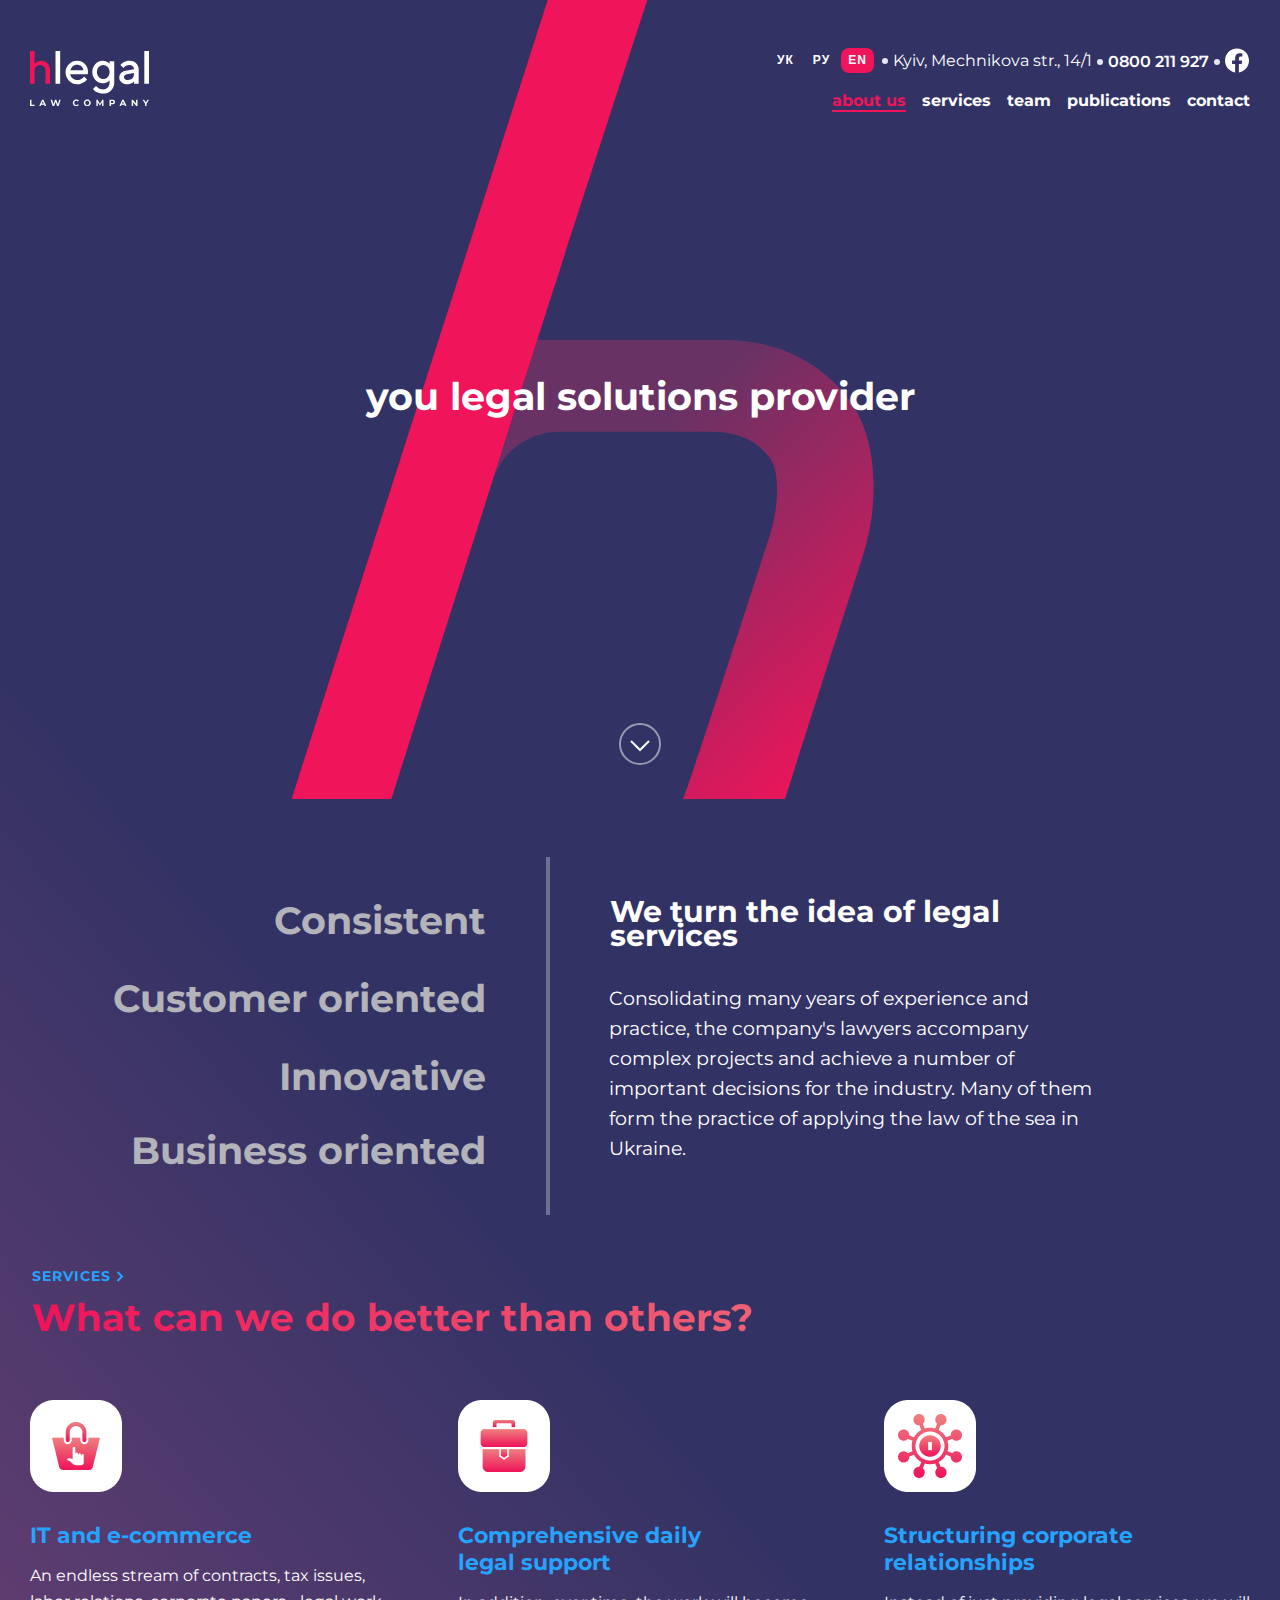
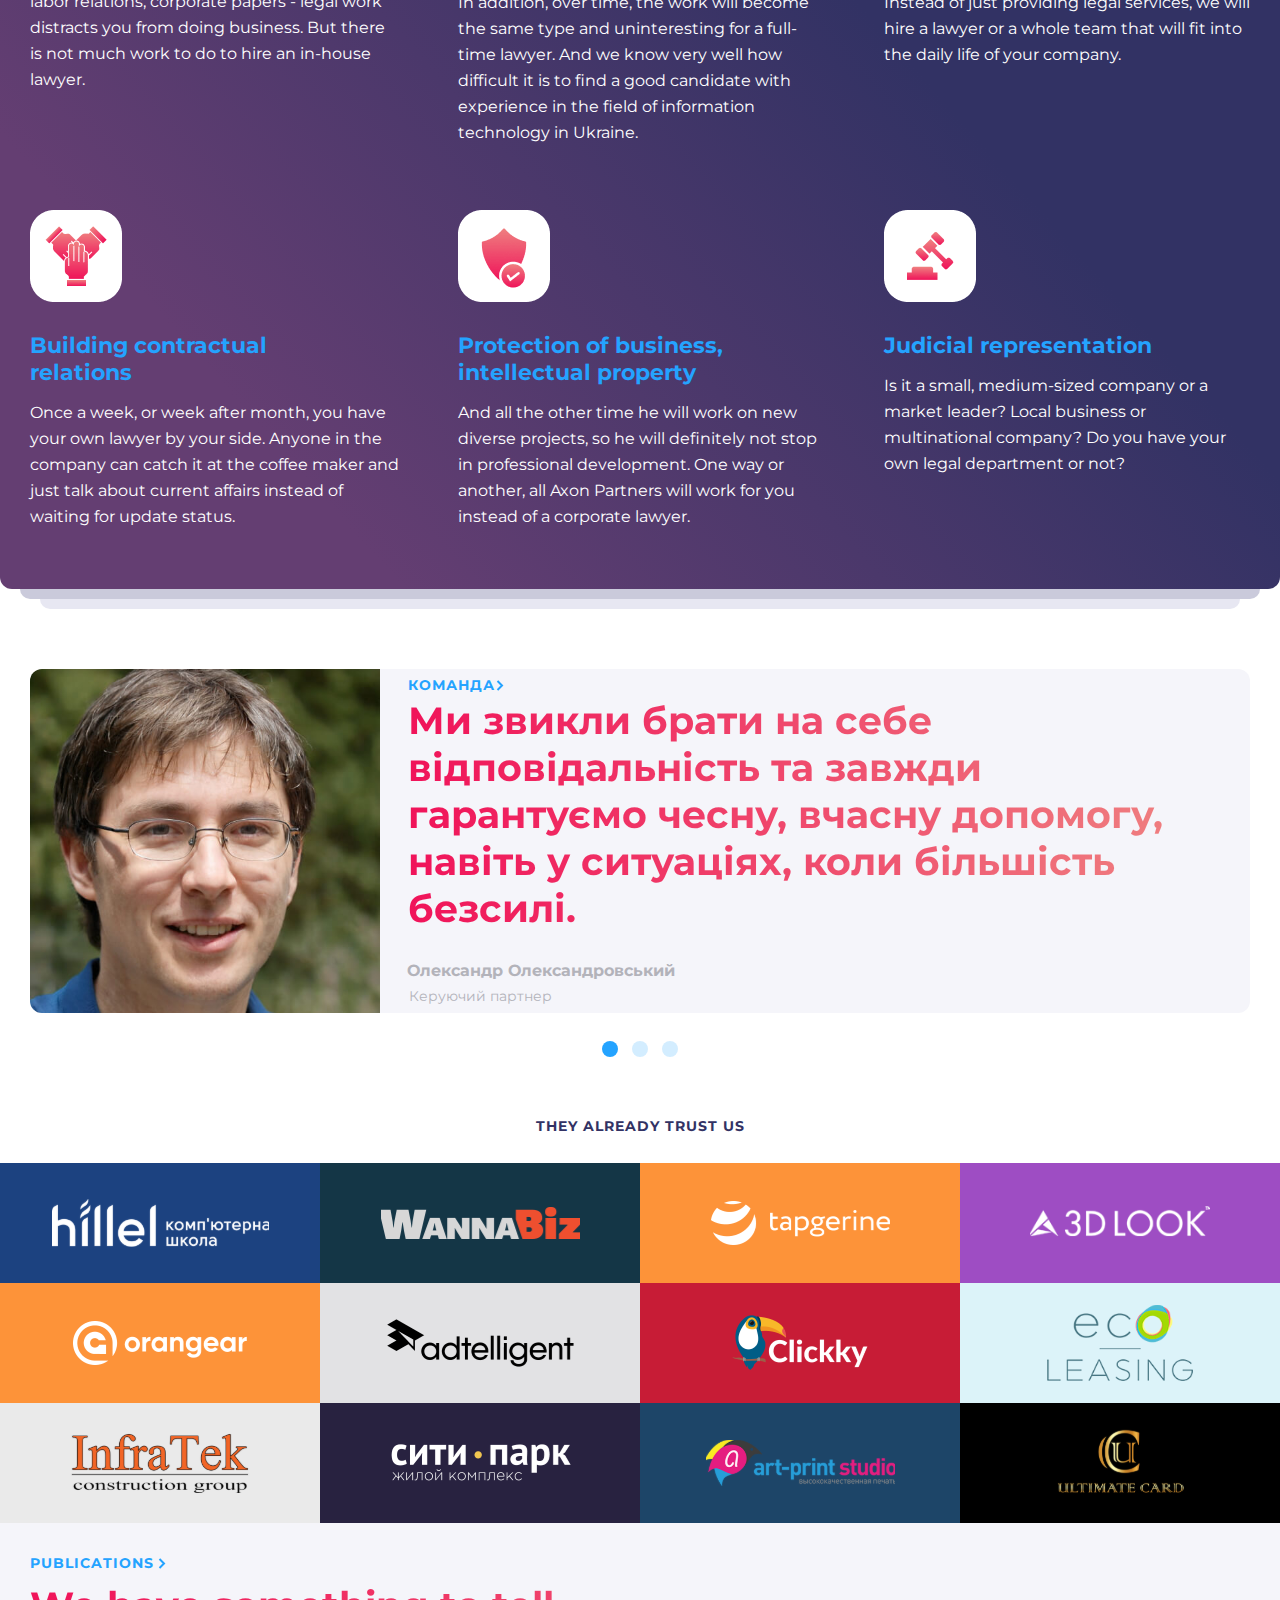
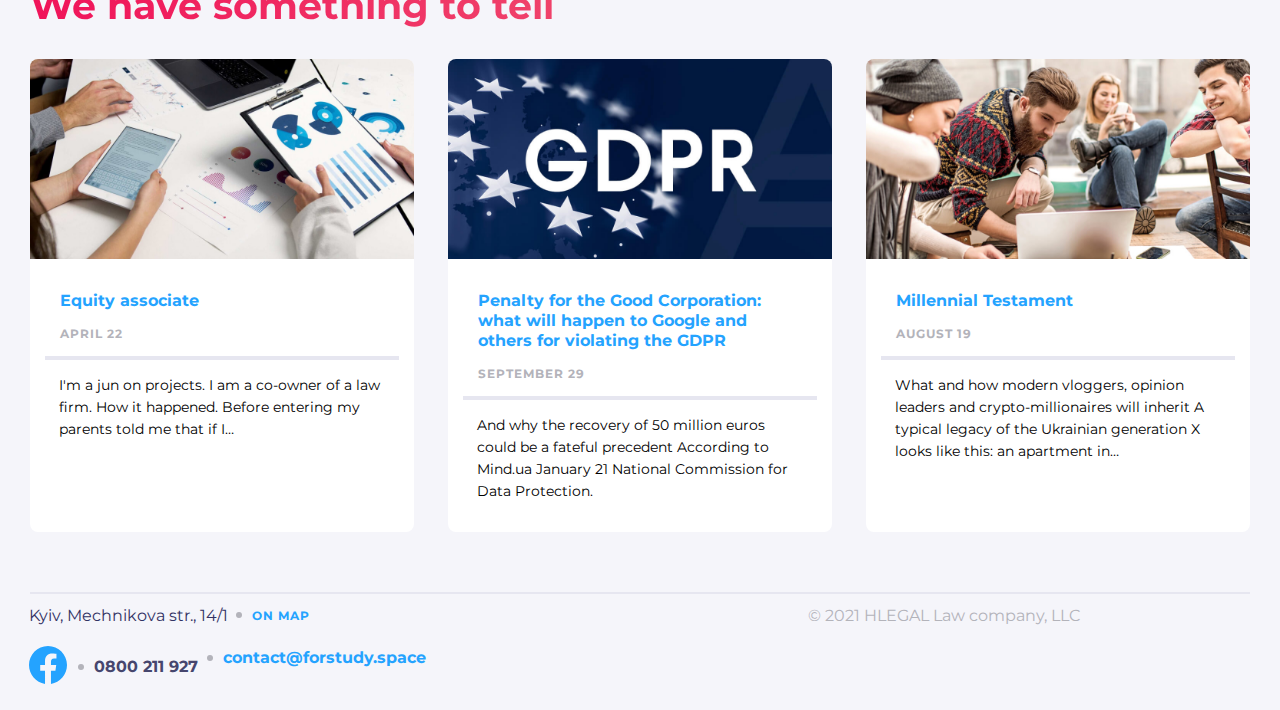
<file: app/index.html>
<!DOCTYPE html>
<html lang="en">
<head>
    <meta charset="UTF-8">
    <meta http-equiv="X-UA-Compatible" content="IE=edge">
    <meta name="viewport" content="width=device-width, initial-scale=1.0">
    <link rel="stylesheet" type="text/css" href="css/style.css">
    <link rel="preload" href="fonts/montserrat-v25-latin_cyrillic-regular.woff2" as="font" type="font/woff2" crossorigin="anonymous">
    <link rel="preload" href="fonts/montserrat-v25-latin_cyrillic-600.woff2" as="font" type="font/woff2" crossorigin="anonymous">
    <link rel="preload" href="fonts/montserrat-v25-latin_cyrillic-700.woff2" as="font" type="font/woff2" crossorigin="anonymous">
    <title>hlegal</title>
</head>
<body class="body">
    <div class="gradient">
        <div class="conteiner">
            <header class="header">
              
             
                <a class="header__logo" href="#" aria-label="home"><img class="header__logo-img" src="img/logo.svg" alt="logo"></a>
               
                <div class="header__btn-burger-father">
                <button class="header__btn-burger mobile header__btn-burger_active" aria-label="menu">
                        <span class="header__btn-burger-line"></span>
                        <span class="header__btn-burger-line"></span>
                        <span class="header__btn-burger-line"></span>
                </button>
                <div class="header__nav-father">
                    <nav class="header__nav_mobile ">
                        <a class="header__nav-link_mobile header__nav-link_mobile_active"  href="#" aria-label="about us">about us</a>
                        <a class="header__nav-link_mobile"  href="#">послуги</a>
                        <a class="header__nav-link_mobile"  href="#">команда</a>
                        <a class="header__nav-link_mobile"  href="#">публікації</a>
                        <button class="header__nav-button" aria-label="close"></button>
                        <a class="header__nav-link_mobile"  href="#">команди</a>
                    </nav>
                </div>  
            </div> 
        

                <div class="background-mobile header__btn">
                <div class="header__btn-group ">
                    <button class="header__btn-lang">ук</button>
                    <button class="header__btn-lang">ру</button>
                    <button class="header__btn-lang header__btn-lang_active">en</button>
                </div>    
                    <a class="header__btn-map header__btn-point desktop"  href="#">Kyiv, Mechnikova str., 14/1</a>
                    <a class="header__btn-tel header__btn-point"  href="tel:+380800211927">0800 211 927</a>
                    <a class="header__btn-face header__btn-point header__btn-point_img desktop" aria-label="to facebook" href="#"><svg width="24" height="25" fill="none" xmlns="http://www.w3.org/2000/svg"><path d="M24 12.573C24 5.905 18.627.5 12 .5S0 5.905 0 12.573C0 18.6 4.388 23.594 10.125 24.5v-8.437H7.078v-3.49h3.047v-2.66c0-3.025 1.791-4.697 4.533-4.697 1.313 0 2.686.236 2.686.236v2.971H15.83c-1.491 0-1.956.93-1.956 1.886v2.264h3.328l-.532 3.49h-2.796V24.5C19.612 23.594 24 18.6 24 12.573Z" fill="#fff"/></svg></a>  
                </div>
                    
                   
                
                <nav class="header__nav desktop">
                    <a class="header__nav-link header__nav-link_active"  href="#">about us</a>
                    <a class="header__nav-link"  href="#">services</a>
                    <a class="header__nav-link"  href="#">team</a>
                    <a class="header__nav-link"  href="#">publications</a>
                    <a class="header__nav-link"  href="#">contact</a>
                </nav>

             

            </header>
            
                <section class="box">
                    <h2 class="visually-hidden">link to main content</h2>
                    <p class="box__text">you legal solutions provider</p>
                    <button class="box__btn" aria-label="to main content"><svg class="box__btn-svg" width="20" height="12" fill="none" xmlns="http://www.w3.org/2000/svg"><path d="m1 1 9 9 9-9" stroke="#fff" stroke-width="2"/></svg></button>
                </section>
        </div>
        <section class="item"> 
                    <article class="item__group">
                        <h3 class="visually-hidden">links to publications</h3> 
                        <button class="item__group-btn">Consistent</button>
                        <button class="item__group-btn">Customer oriented</button>
                        <button class="item__group-btn">Innovative</button>
                        <button class="item__group-btn">Business oriented</button>

                    </article>
    <div class="conteiner item__parent">        
                   
                    <article class="item__text">
                        <h3 class="item__text-title">We turn the idea of legal services</h3>
                        <p class="item__text-description">Consolidating many years of experience and practice, the company's lawyers accompany complex projects and achieve a number of important decisions for the industry. Many of them form the practice of applying the law of the sea in Ukraine.</p>
                    </article>

    </div>                 
                </section>
       
    <div class="conteiner">           
                
                
                <section class="services">
                    <a><p class="services__item title-link">Services</p></a>
                    <h2 class="services__title title">What can we do better than others?</h2>
                    <article class="services__card services__card-pic1">
                        <h3 class="services__card-title">IT and e-commerce</h3>
                        <p class="services__card-description">An endless stream of contracts, tax issues, labor relations, corporate papers - legal work distracts you from doing business. But there is not much work to do to hire an in-house lawyer.</p>
                    </article>
                    <article class="services__card services__card-pic2">
                        <h3 class="services__card-title">Comprehensive daily
                            legal support</h3>
                        <p class="services__card-description">In addition, over time, the work will become the same type and uninteresting for a full-time lawyer. And we know very well how difficult it is to find a good candidate with experience in the field of information technology in Ukraine.</p>
                    </article>
                    <article class="services__card services__card-pic3">
                        <h3 class="services__card-title">Structuring corporate relationships</h3>
                        <p class="services__card-description">Instead of just providing legal services, we will hire a lawyer or a whole team that will fit into the daily life of your company.</p>
                    </article>
                    <article class="services__card services__card-pic4">
                        <h3 class="services__card-title services__card-title_line">Building contractual relations</h3>
                        <p class="services__card-description">Once a week, or week after month, you have your own lawyer by your side. Anyone in the company can catch it at the coffee maker and just talk about current affairs instead of waiting for update status.</p>
                    </article>
                    <article class="services__card services__card-pic5">
                        <h3 class="services__card-title">Protection of business, intellectual property</h3>
                        <p class="services__card-description">And all the other time he will work on new diverse projects, so he will definitely not stop in professional development. One way or another, all Axon Partners will work for you instead of a corporate lawyer.</p>
                    </article>
                    <article class="services__card services__card-pic6">
                        <h3 class="services__card-title">Judicial representation</h3>
                        <p class="services__card-description">Is it a small, medium-sized company or a market leader? Local business or multinational company? Do you have your own legal department or not?</p>
                    </article>
                </section>
            
        </div>    
    </div>
    <div class="shadow shadow-first"></div>
    <div class="shadow shadow-second"></div>

    <div class="conteiner">
        <section class="team">
            <h2 class="visually-hidden">articles about team</h2> 
            <div class="team__card">
                <article class="team__foto">
                    <h3 class="visually-hidden">foto team</h3>
                    <img  class="team__foto-img" src="img/team1.jpg" alt="foto team">
                </article>
                <article class="team__text">
                    <h3 class="visually-hidden">article about our team</h3>
                    <a href="#"><p class="team__text-link title-link">команда</p></a>
                    <p class="team__text-phrase title">Ми звикли брати на себе відповідальність та завжди гарантуємо чесну, вчасну допомогу, навіть у ситуаціях, коли більшість безсилі.</p>
                    <p class="team__text-person">Олександр Олександровський</p>
                    <p class="team__text-position" >Керуючий партнер</p>
                </article>
            </div>
        </section>
        <div class="group">
            <button class="group-btn group-btn_active"></button>
            <button class="group-btn"></button>
            <button class="group-btn"></button>
        </div>
    </div>

        <section class="trust">
            <h2 class="trust__text">They already trust us</h2>
            <article class="trust__group">
                <h3 class="visually-hidden">logo our partners</h3>
                <div class="trust__box trust__box_blue"><img class="trust__box-logo" src="img/hillel.svg" alt="logo"></div>
                <div class="trust__box trust__box_haki"><img class="trust__box-logo" src="img/wannabiz.svg" alt="logo"></div>
                <div class="trust__box trust__box_orange"><img class="trust__box-logo" src="img/tapgerine.svg" alt="logo"></div>
                <div class="trust__box trust__box_violet"><img class="trust__box-logo" src="img/dlook.svg" alt="logo"></div>
                <div class="trust__box trust__box_orange"><img class="trust__box-logo" src="img/orangear.svg" alt="logo"></div>
                <div class="trust__box trust__box_grey"><img class="trust__box-logo" src="img/adtelligent.svg" alt="logo"></div>

                <div class="trust__box trust__box_red trust__desktop"><img class="trust__box-logo" src="img/clickky.svg" alt="logo"></div>
                <div class="trust__box trust__box_azure trust__desktop"><img class="trust__box-logo" src="img/eco-leasing.svg" alt="logo"></div>
                <div class="trust__box trust__box_beige trust__desktop"><img class="trust__box-logo" src="img/ingratek.svg" alt="logo"></div>
                <div class="trust__box trust__box_plum trust__desktop"><img class="trust__box-logo" src="img/city-par.svg" alt="logo"></div>
                <div class="trust__box trust__box_emerald trust__desktop"><img class="trust__box-logo" src="img/artprint.svg" alt="logo"></div>
                <div class="trust__box trust__box_black trust__desktop"><img class="trust__box-logo" src="img/ultimatecard.svg" alt="logo"></div>

            </article>
        </section>

        <div class="background__footer">
            <div class="conteiner">
                <section class="publication">
                    <a href="#"><p class="publication__title-link title-link">Publications</p></a>
                    <h2 class="publication__title title">We have something to tell</h2>
                    <div class="publication__father">
                    <article class="publication__card ">
                        <img class="publication__card-foto" src="img/public1.jpg" alt="illustration">
                        <h3 class="publication__card-title">Equity associate</h3>
                        <p class="publication__card-date">April 22</p>
                        <p class="publication__card-text">I'm a jun on projects. I am a co-owner of a law firm. How it happened. Before entering my parents told me that if I…</p>
                    </article>
                    <article class="publication__card ">
                        <img class="publication__card-foto" src="img/public2.jpg" alt="illustration">
                        <h3 class="publication__card-title">Penalty for the Good Corporation: what will happen to Google and others for violating the GDPR</h3>
                        <p class="publication__card-date">September 29</p>
                        <p class="publication__card-text">And why the recovery of 50 million euros could be a fateful precedent According to Mind.ua January 21 National Commission for Data Protection.</p>
                    </article>
                    <article class="publication__card ">
                        <img class="publication__card-foto" src="img/public3.jpg" alt="illustration">
                        <h3 class="publication__card-title">Millennial Testament</h3>
                        <p class="publication__card-date">August 19</p>
                        <p class="publication__card-text">What and how modern vloggers, opinion leaders and crypto-millionaires will inherit A typical legacy of the Ukrainian generation X looks like this: an apartment in…</p>
                    </article>
                </div>
                </section>
                <footer class="footer">
            
                <a class="footer__map" href="#">Kyiv, Mechnikova str., 14/1</a>
                <a  class="footer__onmap" href="#"><p class="footer__point">On map</p></a>
                <a class="footer__face" href="#"><svg width="38" height="38" fill="none" xmlns="http://www.w3.org/2000/svg"><g clip-path="url(#a)"><path d="M38 19.116C38 8.56 29.493 0 19 0S0 8.559 0 19.116C0 28.657 6.948 36.566 16.031 38V24.642h-4.824v-5.526h4.824v-4.211c0-4.791 2.837-7.438 7.177-7.438 2.079 0 4.253.374 4.253.374v4.704h-2.396c-2.36 0-3.096 1.473-3.096 2.985v3.586h5.27l-.843 5.526h-4.427V38C31.052 36.566 38 28.657 38 19.116Z" fill="#24A3FF"/></g><defs><clipPath id="a"><path fill="#fff" d="M0 0h38v38H0z"/></clipPath></defs></svg></a>  
                <a class="footer__tel footer__point" href="tel:+380800211927">0800 211 927</a>
                <a class="footer__mail footer__point" href="mailto:contact@forstudy.space">contact@forstudy.space</a>
                <p class="footer__copy">© 2021 HLEGAL Law company, LLC</p>


                </footer>

            </div>



        </div>

    
</body>
</html>
</file>
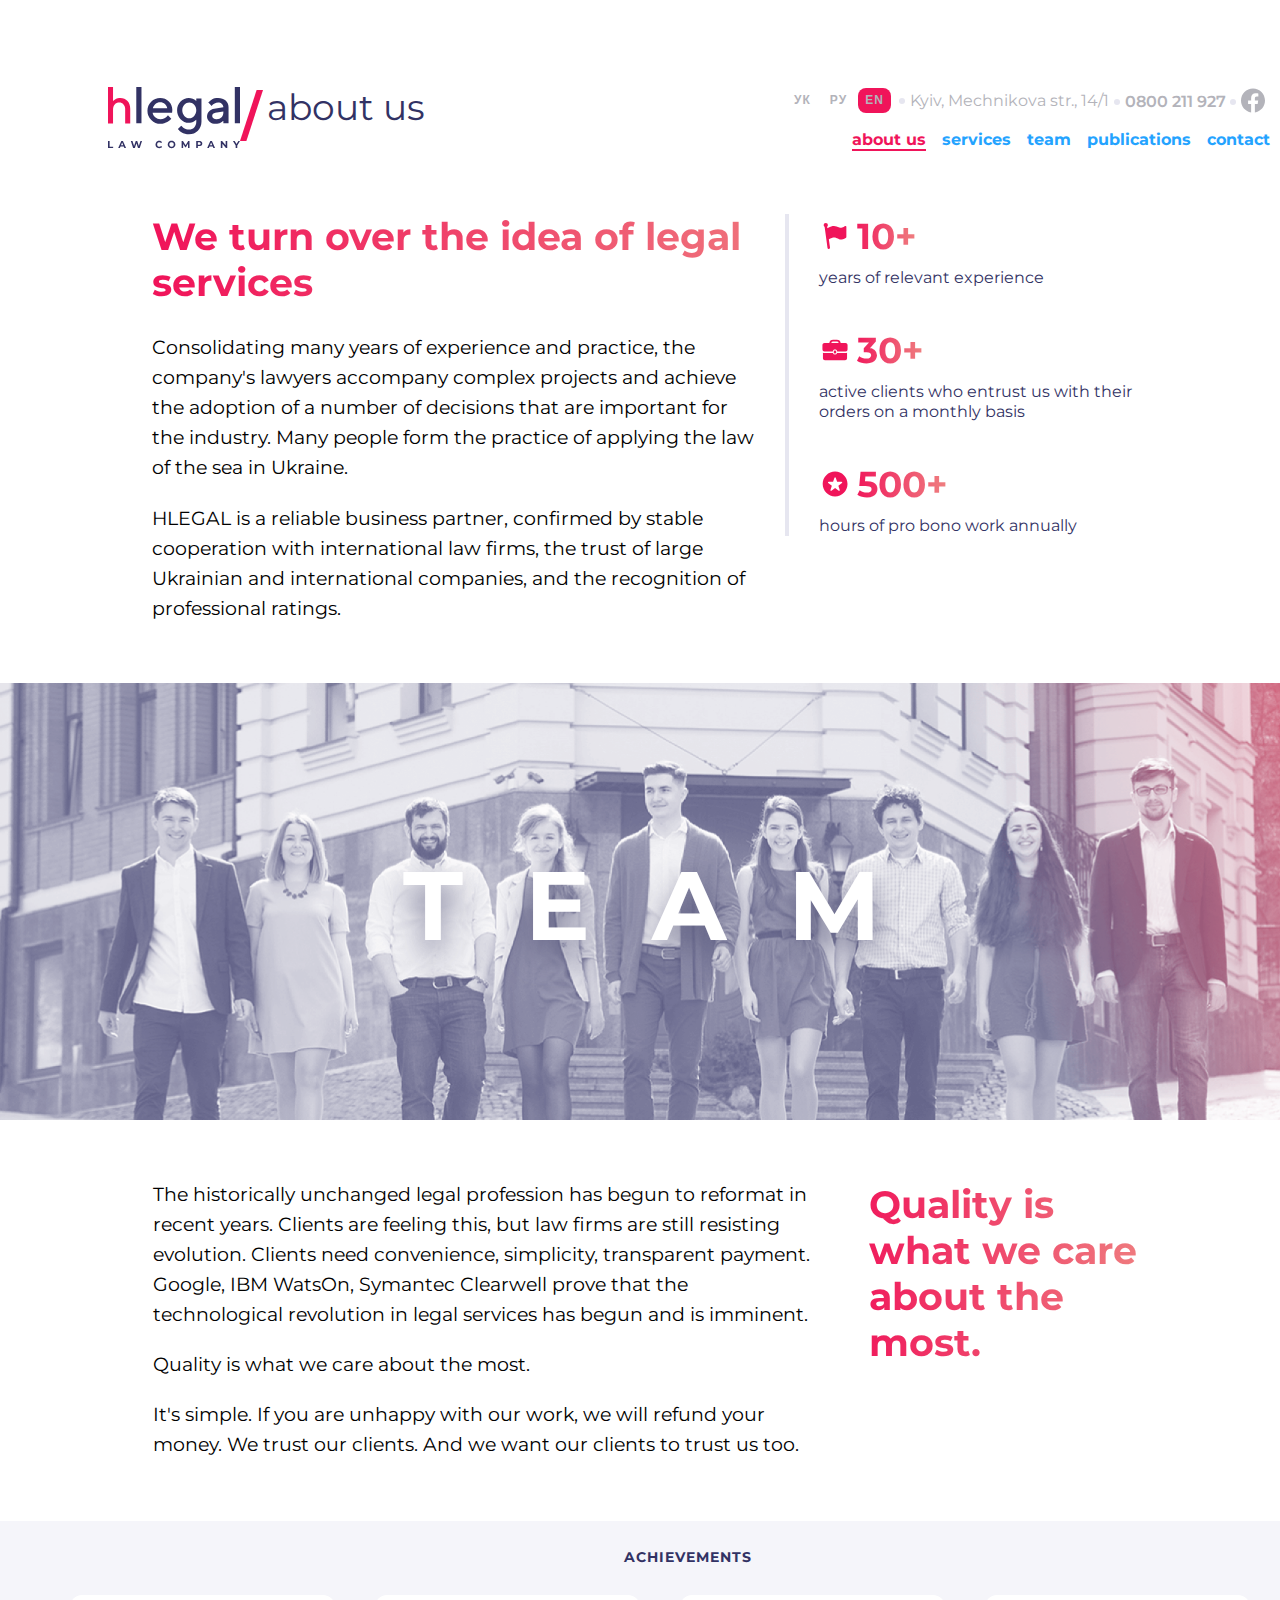
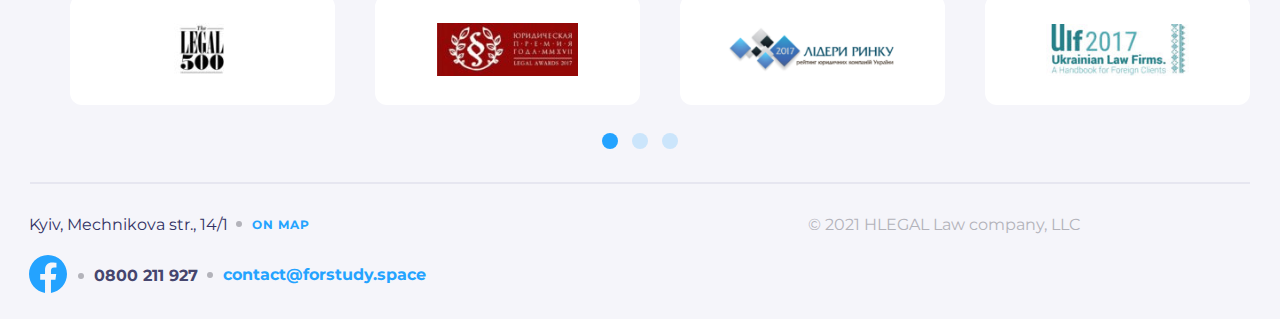
<file: app/about.html>
<!DOCTYPE html>
<html lang="en">
<head>
    <meta charset="UTF-8">
    <meta http-equiv="X-UA-Compatible" content="IE=edge">
    <meta name="viewport" content="width=device-width, initial-scale=1.0">
    <link rel="stylesheet" type="text/css" href="css/style.css">
    <link rel="preload" href="fonts/montserrat-v25-latin_cyrillic-regular.woff2" as="font" type="font/woff2" crossorigin="anonymous">
    <link rel="preload" href="fonts/montserrat-v25-latin_cyrillic-700.woff2" as="font" type="font/woff2" crossorigin="anonymous">
    <title>About</title>
</head>
<body class="body">
    <div class="conteiner">
    <header class="header header_white">
              
        <div class="header_white__father">     
        <a class="header__logo header_white__logo" aria-label="logo"><img class="header__logo-img header_white__logo-img" src="img/black_logo.svg"  alt="logo"></a>
        <div class=" header_white__name-page">about us</div>
        </div>

        <div class="header__btn-burger-father">
        <button class="header__btn-burger header_white__btn-burger mobile" aria-label="menu">
                <span class="header__btn-burger-line header_white__btn-burger-line"></span>
                <span class="header__btn-burger-line header_white__btn-burger-line"></span>
                <span class="header__btn-burger-line header_white__btn-burger-line"></span> 
        </button>
        <div class="header__nav-father">
            <nav class="header__nav_mobile ">
                <a class="header__nav-link_mobile header__nav-link_mobile_active"  href="#">about us</a>
                <a class="header__nav-link_mobile"  href="#">послуги</a>
                <a class="header__nav-link_mobile"  href="#">команда</a>
                <a class="header__nav-link_mobile"  href="#">публікації</a>
                <button class="header__nav-button" aria-label="close"></button>
                <a class="header__nav-link_mobile"  href="#">команди</a>
            </nav>
        </div>  
    </div> 


        <div class="background-aboutmobile header__btn header_white__btn">
        <div class="header__btn-group header_white__btn-group">
            <button class="header__btn-lang header_white__btn-lang" >ук</button>
            <button class="header__btn-lang header_white__btn-lang" >ру</button>
            <button class="header__btn-lang header_white__btn-lang header__btn-lang_active" >en</button>
        </div>    
            <a class="header__btn-map header__btn-point desktop header_white__btn-map" href="#">Kyiv, Mechnikova str., 14/1</a>
            <a class="header__btn-tel header__btn-point header_white__btn-tel" href="tel:+380800211927">0800 211 927</a>
            <a class="header__btn-face header__btn-point header__btn-point_img desktop header_white__btn-face" aria-label="to facebook" href="#"><svg width="24" height="25" fill="none" xmlns="http://www.w3.org/2000/svg"><path d="M24 12.573C24 5.905 18.627.5 12 .5S0 5.905 0 12.573C0 18.6 4.388 23.594 10.125 24.5v-8.437H7.078v-3.49h3.047v-2.66c0-3.025 1.791-4.697 4.533-4.697 1.313 0 2.686.236 2.686.236v2.971H15.83c-1.491 0-1.956.93-1.956 1.886v2.264h3.328l-.532 3.49h-2.796V24.5C19.612 23.594 24 18.6 24 12.573Z" fill="#fff"/></svg></a>  
        </div>
            
           
        
        <nav class="header__nav desktop header_white__nav">
            <a class="header__nav-link header_white__nav-link header__nav-link_active header_white__nav-link_active"  href="#">about us</a>
            <a class="header__nav-link header_white__nav-link"  href="#">services</a>
            <a class="header__nav-link header_white__nav-link"  href="#">team</a>
            <a class="header__nav-link header_white__nav-link"  href="#">publications</a>
            <a class="header__nav-link header_white__nav-link"  href="#">contact</a>
        </nav>

    </header>
</div>
 
<div class="conteiner">
<section class="about-turn">
    <h2 class="visually-hidden">article about services</h2>
    <article class="about-turn__card about-turn__card_first">
        <h3 class="about-turn__title">We turn over the idea of legal services</h3>
        <p class="about-turn__text">Consolidating many years of experience and practice, the company's lawyers accompany complex projects and achieve the adoption of a number of decisions that are important for the industry. Many people form the practice of applying the law of the sea in Ukraine.</p>
        <p class="about-turn__text about-turn__text_padding"> HLEGAL is a reliable business partner, confirmed by stable cooperation with international law firms, the trust of large Ukrainian and international companies, and the recognition of professional ratings.</p>
    
    </article>
    <article class="about-turn__card about-turn__card_second">
        <h3 class="visually-hidden">our indicators</h3>
        <div class="about-turn__father">
           <div class="about-turn__parent-svg"><svg width="32" height="32" fill="none" xmlns="http://www.w3.org/2000/svg"><path d="M27.114 6.305a.82.82 0 0 0-.598-.252c-.115 0-.356.094-.723.28-.368.185-.758.392-1.168.623-.412.23-.899.438-1.46.624-.562.185-1.082.28-1.56.28-.443 0-.833-.085-1.169-.253-1.114-.522-2.084-.912-2.907-1.169a8.879 8.879 0 0 0-2.655-.385c-1.636 0-3.5.532-5.589 1.594-.43.215-.74.381-.94.503l-.198-1.455a2.11 2.11 0 0 0 .738-1.598 2.124 2.124 0 1 0-4.25 0c0 .766.41 1.431 1.017 1.805l2.87 21.045a1.25 1.25 0 0 0 2.477-.337L9.845 19.15c2.093-1.038 3.904-1.562 5.427-1.562.646 0 1.277.097 1.891.292.615.195 1.127.407 1.534.637.407.23.887.443 1.44.637.553.195 1.1.292 1.64.292 1.362 0 2.995-.513 4.897-1.54.24-.124.414-.246.525-.365.11-.12.166-.29.166-.51V6.901a.82.82 0 0 0-.251-.597Z" fill="#F0145A"/></svg>
            <p class="about-turn__number">10+</p>
        </div>  
            <p class="about-turn__description">years of relevant experience</p>
        </div>
        <div class="about-turn__father">
            <div class="about-turn__parent-svg">
                <svg width="32" height="32" fill="none" xmlns="http://www.w3.org/2000/svg"><path d="M17.232 18.332v-.558a1.232 1.232 0 1 0-2.463 0v.558a1.232 1.232 0 1 0 2.463 0Z" fill="#F0145A"/><path d="M18.077 19.014A2.177 2.177 0 0 1 16 20.564a2.177 2.177 0 0 1-2.077-1.55H5.44a3.47 3.47 0 0 1-1.496-.34v5.633c0 1.1.9 2 2 2h20.113c1.1 0 2-.9 2-2v-5.633c-.454.216-.96.34-1.495.34h-8.484ZM26.477 8.898h-4.8a3.809 3.809 0 0 0-3.754-3.204h-3.846a3.81 3.81 0 0 0-3.755 3.204h-4.8c-1.146 0-2.083.9-2.083 2v4.616a2 2 0 0 0 2 2h8.39a2.171 2.171 0 0 1 .666-1.466c.012-.012.026-.02.039-.032.086-.08.176-.154.274-.22.036-.023.075-.039.112-.06.081-.046.161-.095.248-.13.069-.03.143-.046.215-.067.062-.019.121-.043.186-.056a2.155 2.155 0 0 1 .862 0c.064.013.123.037.185.056.073.021.146.038.215.067.087.036.166.084.247.13.038.022.078.038.113.061.099.065.188.14.274.22.013.01.027.02.04.032.39.374.637.89.666 1.466h8.39a2 2 0 0 0 2-2V10.9c0-1.101-.938-2.001-2.084-2.001Zm-14.229 0a1.93 1.93 0 0 1 1.829-1.332h3.846a1.93 1.93 0 0 1 1.829 1.332h-7.504Z" fill="#F0145A"/></svg>
                <P class="about-turn__number">30+</P>
        </div>
            <p class="about-turn__description">active clients who entrust us with their orders on a monthly basis</p>

        </div>
        <div class="about-turn__card__father">
            <div class="about-turn__parent-svg">
            <svg width="32" height="32" fill="none" xmlns="http://www.w3.org/2000/svg"><path d="M16.097 3.553c-6.844 0-12.413 5.568-12.413 12.413 0 6.845 5.569 12.414 12.413 12.414 6.845 0 12.413-5.569 12.413-12.414S22.942 3.553 16.097 3.553Zm6.859 11.506-3.594 2.6 1.384 4.23a.669.669 0 0 1-1.027.752l-3.621-2.62-3.622 2.62a.67.67 0 0 1-1.027-.752l1.385-4.23-3.594-2.6a.668.668 0 0 1 .392-1.21h4.449l1.377-4.211a.67.67 0 0 1 1.28 0l1.377 4.21h4.449a.669.669 0 0 1 .392 1.21Z" fill="#F0145A"/></svg>    
            <P class="about-turn__number">500+</P>

        </div>
            <p class="about-turn__description">hours of pro bono work annually</p>
        </div>

    </article>


</section>

</div>
<div class="conteiner"> 
<section class="about-team">
<h2 class="visually-hidden">article about our team</h2>
<div class="about-team__foto">team</div>

<div class="about-team__father"> 
<p class="about-team__text">The historically unchanged legal profession has begun to reformat in recent years. Clients are feeling this, but law firms are still resisting evolution. Clients need convenience, simplicity, transparent payment. Google, IBM WatsOn, Symantec Clearwell prove that the technological revolution in legal services has begun and is imminent.</p>
<p class="about-team__text about-team__text_second">Quality is what we care about the most.</p>
<P class="about-team__text about-team__text_third">It's simple. If you are unhappy with our work, we will refund your money. We trust our clients. And we want our clients to trust us too.</P>
</div>
<p class="about-team__title">Quality is what we care about the most.</p>

</section>

</div>



<div class="background-about-footer">
<div class="conteiner">
    <h3 class="slider__title">achievements</h3>
    <section class="slider">
        <h2 class="visually-hidden">photos of our partners' logos</h2>
        <article class="slider__card">
            <img class="slider__img slider__img_one" src="img/about-logo1.png" alt="logo">
        </article>
        <article class="slider__card slider__card_desktop">
            <img class="slider__img slider__img_two" src="img/about-logo2.png" alt="logo">
        </article>
        <article class="slider__card slider__card_desktop ">
            <img class="slider__img slider__img_three" src="img/about-logo3.png" alt="logo">
        </article>
        <article class="slider__card slider__card_desktop">
            <img class="slider__img slider__img_four" src="img/about-logo4.png" alt="logo">
        </article>
       
    </section>
    <div class="group">
        <button class="group-btn group-btn_active"></button>
        <button class="group-btn"></button>
        <button class="group-btn"></button>
        <button class="group-btn mobile"></button>
        <button class="group-btn mobile"></button>
        <button class="group-btn mobile"></button>
    </div>
    </div>
    <div class="conteiner">
    <footer class="footer about-footer">
            
        <a class="footer__map " href="#">Kyiv, Mechnikova str., 14/1</a>
        <a  class="footer__onmap" href="#"><p class="footer__point">On map</p></a>
        <a class="footer__face" href="#"><svg width="38" height="38" fill="none" xmlns="http://www.w3.org/2000/svg"><g clip-path="url(#a)"><path d="M38 19.116C38 8.56 29.493 0 19 0S0 8.559 0 19.116C0 28.657 6.948 36.566 16.031 38V24.642h-4.824v-5.526h4.824v-4.211c0-4.791 2.837-7.438 7.177-7.438 2.079 0 4.253.374 4.253.374v4.704h-2.396c-2.36 0-3.096 1.473-3.096 2.985v3.586h5.27l-.843 5.526h-4.427V38C31.052 36.566 38 28.657 38 19.116Z" fill="#24A3FF"/></g><defs><clipPath id="a"><path fill="#fff" d="M0 0h38v38H0z"/></clipPath></defs></svg></a>  
        <a class="footer__tel footer__point" href="tel:+380800211927">0800 211 927</a>
        <a class="footer__mail about-footer__mail footer__point" href="mailto:contact@forstudy.space">contact@forstudy.space</a>
        <p class="footer__copy">© 2021 HLEGAL Law company, LLC</p>


        </footer>
    </div>
</div>




    
</body>
</html>
</file>
<file: app/css/style.css>
@font-face {
  font-family: 'Montserrat';
  font-style: normal;
  font-weight: 100;
  src: url("../fonts/montserrat-v25-latin_cyrillic-100.woff2") format("woff2"), url("../fonts/montserrat-v25-latin_cyrillic-100.woff") format("woff");
}

@font-face {
  font-family: 'Montserrat';
  font-style: normal;
  font-weight: 200;
  src: url("../fonts/montserrat-v25-latin_cyrillic-200.woff2") format("woff2"), url("../fonts/montserrat-v25-latin_cyrillic-200.woff") format("woff");
}

@font-face {
  font-family: 'Montserrat';
  font-style: normal;
  font-weight: 300;
  src: url("../fonts/montserrat-v25-latin_cyrillic-300.woff2") format("woff2"), url("../fonts/montserrat-v25-latin_cyrillic-300.woff") format("woff");
}

@font-face {
  font-family: 'Montserrat';
  font-style: normal;
  font-weight: 400;
  src: url("../fonts/montserrat-v25-latin_cyrillic-regular.woff2") format("woff2"), url("../fonts/montserrat-v25-latin_cyrillic-regular.woff") format("woff");
}

@font-face {
  font-family: 'Montserrat';
  font-style: normal;
  font-weight: 500;
  src: url("../fonts/montserrat-v25-latin_cyrillic-500.woff2") format("woff2"), url("../fonts/montserrat-v25-latin_cyrillic-500.woff") format("woff");
}

@font-face {
  font-family: 'Montserrat';
  font-style: normal;
  font-weight: 600;
  src: url("../fonts/montserrat-v25-latin_cyrillic-600.woff2") format("woff2"), url("../fonts/montserrat-v25-latin_cyrillic-600.woff") format("woff");
}

@font-face {
  font-family: 'Montserrat';
  font-style: normal;
  font-weight: 700;
  src: url("../fonts/montserrat-v25-latin_cyrillic-700.woff2") format("woff2"), url("../fonts/montserrat-v25-latin_cyrillic-700.woff") format("woff");
}

@font-face {
  font-family: 'Montserrat';
  font-style: normal;
  font-weight: 800;
  src: url("../fonts/montserrat-v25-latin_cyrillic-800.woff2") format("woff2"), url("../fonts/montserrat-v25-latin_cyrillic-800.woff") format("woff");
}

@font-face {
  font-family: 'Montserrat';
  font-style: normal;
  font-weight: 900;
  src: url("../fonts/montserrat-v25-latin_cyrillic-900.woff2") format("woff2"), url("../fonts/montserrat-v25-latin_cyrillic-900.woff") format("woff");
}

.gradient {
  background: url(../img/h.svg) top center no-repeat, linear-gradient(228.57deg, #323264 11.93%, #323264 57.17%, #643E72 87.46%);
  border-radius: 0px 0px 12px 12px;
}

.background-mobile {
  display: -webkit-box;
  display: -ms-flexbox;
  display: flex;
  -webkit-box-pack: justify;
      -ms-flex-pack: justify;
          justify-content: space-between;
  -webkit-box-align: center;
      -ms-flex-align: center;
          align-items: center;
  background: rgba(245, 245, 250, 0.2);
  margin: 0 -30px;
  padding: 10px 15px;
  grid-column-start: 1;
  grid-column-end: 3;
  grid-row-start: 1;
  grid-row-end: 2;
}

.desktop {
  display: none;
}

.header {
  display: grid;
  grid-template-columns: 1fr 1fr;
  grid-template-rows: 45px 1fr;
}

.header__nav-father {
  position: absolute;
  top: 36px;
  right: -28px;
  display: none;
}

.header__nav_mobile {
  width: 359px;
  height: 351px;
  background-color: #FFFFFF;
  display: -webkit-box;
  display: -ms-flexbox;
  display: flex;
  -webkit-box-orient: vertical;
  -webkit-box-direction: normal;
      -ms-flex-direction: column;
          flex-direction: column;
  -webkit-box-pack: justify;
      -ms-flex-pack: justify;
          justify-content: space-between;
  -webkit-box-align: center;
      -ms-flex-align: center;
          align-items: center;
  text-align: center;
  border-radius: 12px 12px 0px 0px;
  position: relative;
}

.header__nav-link_mobile {
  background-color: #F5F5FA;
  border-radius: 12px;
  width: 90%;
  font-weight: 700;
  font-size: 24px;
  line-height: 29px;
  color: #24A3FF;
  height: 43px;
  padding-top: 8px;
}

.header__nav-link_mobile:first-child {
  margin-top: 64px;
}

.header__nav-link_mobile:last-child {
  margin-bottom: 12px;
}

.header__nav-link_mobile:hover {
  background-color: #E6E6F0;
}

.header__nav-link_mobile_active {
  color: #F0145A;
}

.header__nav-button {
  width: 32px;
  height: 32px;
  background-image: url(../img/close.svg);
  background-repeat: no-repeat;
  background-position: center center;
  background-color: transparent;
  border: none;
  position: absolute;
  top: 10px;
  right: 10px;
}

.header__logo {
  margin-top: 15px;
  margin-left: -17px;
}

.header__logo-img {
  width: 39%;
}

.header__btn-lang {
  font-weight: 700;
  font-size: 12px;
  line-height: 15px;
  text-align: center;
  letter-spacing: 1px;
  color: #FFFFFF;
  background-color: transparent;
  border: none;
  text-transform: uppercase;
  width: 33px;
  height: 25px;
  margin: -1px 0px 0px -4px;
}

.header__btn-lang:hover {
  background: rgba(255, 255, 255, 0.2);
  border-radius: 8px;
}

.header__btn-lang_active {
  background: #F0145A;
  border-radius: 8px;
}

.header__btn-tel {
  font-weight: 600;
  line-height: 20px;
  text-align: right;
  color: #FFFFFF;
  margin-right: 5px;
  margin-top: 1px;
}

.header__btn-burger {
  display: -webkit-box;
  display: -ms-flexbox;
  display: flex;
  -webkit-box-orient: vertical;
  -webkit-box-direction: normal;
      -ms-flex-direction: column;
          flex-direction: column;
  -webkit-box-pack: justify;
      -ms-flex-pack: justify;
          justify-content: space-between;
  border: none;
  background: transparent;
  margin-left: auto;
  margin-top: 19px;
  width: 18px;
  height: 17px;
}

.header__btn-burger:hover ~ .header__nav-father {
  display: -webkit-box;
  display: -ms-flexbox;
  display: flex;
}

.header__btn-burger-father {
  position: relative;
}

.header__btn-burger-line {
  width: 18px;
  height: 2px;
  background-color: white;
}

.shadow {
  border-radius: 0px 0px 12px 12px;
  height: 10px;
}

.shadow-first {
  background: #CACADB;
  margin: 0 20px;
}

.shadow-second {
  background: #E7E7F2;
  margin: 0 40px;
}

@media screen and (min-width: 768px) {
  .gradient {
    background: url(../img/mediumh.svg), linear-gradient(228.57deg, #323264 11.93%, #323264 57.17%, #643E72 87.46%);
    border-radius: 0px 0px 12px 12px;
    background-position: 50% 0, 0 0;
    background-repeat: no-repeat;
  }
  .mobile {
    display: none;
  }
  .desktop {
    display: block;
  }
  .background-mobile {
    background-color: transparent;
    padding: 10px 61px;
  }
  .header {
    display: grid;
    grid-template-columns: 1fr 1fr;
    grid-template-rows: 25px 118px 25px;
    padding-top: 50px;
  }
  .header__logo {
    grid-column-start: 1;
    grid-column-end: 2;
    grid-row-start: 2;
    grid-row-end: 3;
    margin: 30px 20px 30px 29px;
    width: 96%;
  }
  .header__btn {
    grid-column-start: 1;
    grid-column-end: 3;
    grid-row-start: 1;
    grid-row-end: 2;
    display: -webkit-box;
    display: -ms-flexbox;
    display: flex;
    -webkit-box-pack: start;
        -ms-flex-pack: start;
            justify-content: flex-start;
  }
  .header__btn-lang {
    margin-left: 1px;
  }
  .header__btn-map {
    line-height: 20px;
    text-align: right;
    color: #FFFFFF;
    margin-left: 6px;
  }
  .header__btn-tel {
    margin-left: 8px;
  }
  .header__btn-face {
    margin-top: 3px;
  }
  .header__btn-face path:hover {
    fill: #F0145A;
  }
  .header__btn-burger {
    border: none;
    background: transparent;
    grid-column-start: 2;
    grid-column-end: 3;
    grid-row-start: 2;
    grid-row-end: 3;
    text-align: right;
  }
  .header__btn-burger_active {
    width: 32px;
    height: 32px;
    background: #E6E6F0;
    border-radius: 8px;
  }
  .header__btn-point::before {
    content: '';
    width: 6px;
    height: 6px;
    background: #E6E6F0;
    border-radius: 50%;
    display: inline-block;
    margin-bottom: 2px;
    margin-right: 5px;
  }
  .header__btn-point_img::before {
    content: '';
    margin-bottom: 8px;
  }
  .header__nav {
    grid-column-start: 1;
    grid-column-end: 3;
    grid-row-start: 3;
    grid-row-end: 4;
    text-align: left;
    margin-left: 20px;
    margin-top: 3px;
  }
  .header__nav-link {
    font-weight: 700;
    line-height: 20px;
    text-align: right;
    color: #FFFFFF;
    margin-left: 11px;
  }
  .header__nav-link_active {
    color: #F0145A;
    border-bottom: 2px solid #F0145A;
  }
  .header__nav-link:hover {
    border-bottom: 2px solid #FFFFFF;
  }
}

@media screen and (min-width: 1024px) {
  .gradient {
    background: url(../img/bigh.svg) no-repeat top center, linear-gradient(228.57deg, #323264 11.93%, #323264 57.17%, #643E72 87.46%);
    border-radius: 0px 0px 12px 12px;
  }
  .background-mobile {
    padding: 0px 31px 6px 0px;
  }
  .header {
    display: grid;
    grid-template-columns: 1fr 1fr;
    grid-template-rows: 1fr 1fr;
    padding-top: 40px;
  }
  .header__logo {
    grid-column-start: 1;
    grid-column-end: 2;
    grid-row-start: 1;
    grid-row-end: 3;
    width: 50%;
    margin: 11px 20px 30px 0px;
  }
  .header__btn {
    grid-column-start: 2;
    grid-column-end: 3;
    grid-row-start: 1;
    grid-row-end: 2;
    -webkit-box-pack: end;
        -ms-flex-pack: end;
            justify-content: flex-end;
    padding: 0px 31px 7px 0px;
  }
  .header__btn-lang {
    margin-left: -1px;
  }
  .header__btn-map {
    margin-left: 8px;
  }
  .header__btn-tel {
    margin-left: 5px;
  }
  .header__nav {
    grid-column-start: 2;
    grid-column-end: 3;
    grid-row-start: 2;
    grid-row-end: 3;
    text-align: right;
    margin-top: 1px;
  }
  .header__nav-link {
    margin-left: 12px;
  }
}

* {
  -webkit-box-sizing: border-box;
          box-sizing: border-box;
  margin: 0;
}

a {
  text-decoration: none;
}

.conteiner {
  max-width: 1380px;
  min-width: 315px;
  padding: 0 30px;
  margin: 0 auto;
}

.visually-hidden {
  position: absolute;
  width: 1px;
  height: 1px;
  margin: -1px;
  border: 0;
  padding: 0;
  clip: rect(0 0 0 0);
  overflow: hidden;
}

.body {
  font-family: 'Montserrat', 'Arial' , sans-serif;
  font-style: normal;
  font-weight: 400;
  font-size: 16px;
  min-width: 315px;
}

@media screen and (min-width: 768px) {
  .conteiner {
    padding: 0 30px;
  }
}

.box {
  padding-top: 131px;
  padding-bottom: 54px;
  padding-right: 8px;
}

.box__text {
  font-weight: 700;
  font-size: 38px;
  line-height: 46px;
  text-align: center;
  color: #FFFFFF;
  margin-bottom: 154px;
}

.box__btn {
  border: 2px solid rgba(255, 255, 255, 0.5);
  border-radius: 50%;
  background-color: transparent;
  height: 42px;
  width: 42px;
  margin: 0 auto;
  display: block;
}

.box__btn-svg {
  margin-top: 8px;
}

@media screen and (min-width: 768px) {
  .box {
    padding-top: 272px;
    padding-bottom: 92px;
    padding-right: 0;
  }
  .box__text {
    margin-bottom: 416px;
  }
}

@media screen and (min-width: 1024px) {
  .box {
    padding-top: 234px;
  }
  .box__text {
    margin-bottom: 303px;
  }
}

.item__group {
  display: -webkit-box;
  display: -ms-flexbox;
  display: flex;
  width: 100%;
  overflow: auto;
}

.item__group-btn {
  font-weight: 700;
  font-size: 31px;
  line-height: 46px;
  text-align: right;
  color: #B3B3BA;
  border: none;
  background: transparent;
  white-space: nowrap;
  margin-bottom: 22px;
}

.item__group-btn:not(:first-child) {
  margin-left: 22px;
}

.item__group-btn:first-child {
  margin-left: 22px;
}

.item__text {
  padding: 30px 0;
  border-top: 4px solid rgba(255, 255, 255, 0.3);
}

.item__text-title {
  font-weight: 700;
  font-size: 20px;
  line-height: 24px;
  color: #FFFFFF;
  margin-bottom: 30px;
}

.item__text-description {
  font-size: 19px;
  line-height: 30px;
  color: #FFFFFF;
}

@media screen and (min-width: 768px) {
  .item__group-btn {
    font-family: 'Montserrat', 'Arial' , sans-serif;
    font-size: 38px;
    margin-bottom: 57px;
  }
  .item__group-btn:not(:first-child) {
    margin-left: 19px;
  }
  .item__group-btn:first-child {
    margin-left: 53px;
  }
  .item__text {
    padding: 66px 0 56px;
    max-width: 95%;
  }
  .item__text-title {
    font-size: 30px;
    margin-left: 29px;
    margin-bottom: 35px;
  }
  .item__text-description {
    margin-left: 29px;
  }
}

@media screen and (min-width: 1024px) {
  .item {
    display: -webkit-box;
    display: -ms-flexbox;
    display: flex;
    -webkit-box-pack: justify;
        -ms-flex-pack: justify;
            justify-content: space-between;
    border-top: none;
    padding-bottom: 48px;
  }
  .item__group {
    -webkit-box-orient: vertical;
    -webkit-box-direction: normal;
        -ms-flex-direction: column;
            flex-direction: column;
    -webkit-box-align: end;
        -ms-flex-align: end;
            align-items: flex-end;
    overflow: visible;
    border-bottom: none;
    border-right: 4px solid rgba(255, 255, 255, 0.3);
    width: 43%;
    padding-right: 54px;
    padding-top: 10px;
  }
  .item__group-btn {
    margin-bottom: 0;
  }
  .item__group-btn:not(:first-child) {
    margin-top: 30px;
  }
  .item__group-btn:last-child {
    margin-top: 26px;
  }
  .item__parent {
    width: 57%;
  }
  .item__text {
    width: 80%;
    padding: 43px 10px 51px 0;
    border-top: none;
  }
  .item__text-title {
    margin-left: 30px;
    font-weight: 700;
    margin-bottom: 36px;
  }
}

.title-link {
  font-weight: 700;
  font-size: 14px;
  line-height: 17px;
  letter-spacing: 1px;
  text-transform: uppercase;
  color: #24A3FF;
  background: url(../img/blue.svg) no-repeat 84px center;
}

.title {
  font-weight: 700;
  font-size: 30px;
  line-height: 37px;
  background: linear-gradient(90.13deg, #F0145A 0.84%, #EF8080 99.96%);
  -webkit-background-clip: text;
  -webkit-text-fill-color: transparent;
  background-clip: text;
}

.services {
  display: grid;
  grid-template-columns: 1fr;
  grid-template-rows: 17px 101px -webkit-min-content -webkit-min-content -webkit-min-content -webkit-min-content -webkit-min-content -webkit-min-content;
  grid-template-rows: 17px 101px min-content min-content min-content min-content min-content min-content;
}

.services__item {
  grid-column-start: 1;
  grid-column-end: 2;
  grid-row-start: 1;
  grid-row-end: 2;
  margin-top: 2px;
}

.services__title {
  grid-column-start: 1;
  grid-column-end: 2;
  grid-row-start: 2;
  grid-row-end: 3;
  margin-top: 10px;
}

.services__card {
  grid-column-start: 1;
  grid-column-end: 2;
}

.services__card-pic1 {
  background: url(../img/icon1.png) no-repeat top left;
  padding-top: 122px;
  padding-bottom: 30px;
  margin-top: 11px;
}

.services__card-pic2 {
  background: url(../img/icon2.png) no-repeat top left;
  padding-top: 122px;
  padding-bottom: 30px;
  margin-top: -3px;
}

.services__card-pic3 {
  background: url(../img/icon3.png) no-repeat top left;
  padding-top: 122px;
  padding-bottom: 30px;
  margin-top: -3px;
}

.services__card-pic4 {
  background: url(../img/icon4.png) no-repeat top left;
  padding-top: 122px;
  padding-bottom: 30px;
  margin-top: -3px;
}

.services__card-pic5 {
  background: url(../img/icon5.png) no-repeat top left;
  padding-top: 122px;
  padding-bottom: 30px;
  margin-top: -3px;
}

.services__card-pic6 {
  background: url(../img/icon6.png) no-repeat top left;
  padding-top: 122px;
  padding-bottom: 58px;
  margin-top: -3px;
}

.services__card-title {
  font-weight: 700;
  font-size: 22px;
  line-height: 27px;
  color: #24A3FF;
  max-width: 90%;
}

.services__card-description {
  font-weight: 400;
  font-size: 16px;
  line-height: 26px;
  color: #FFFFFF;
  padding-top: 12px;
}

@media screen and (min-width: 768px) {
  .services {
    grid-template-columns: 1fr 1fr;
    grid-template-rows: 18px 101px -webkit-min-content -webkit-min-content -webkit-min-content;
    grid-template-rows: 18px 101px min-content min-content min-content;
    padding-bottom: 29px;
  }
  .services__item {
    grid-column-start: 1;
    grid-column-end: 3;
    grid-row-start: 1;
    grid-row-end: 2;
    margin-left: 30px;
    margin-top: 5px;
    background-position: 82px center;
  }
  .services__title {
    grid-column-start: 1;
    grid-column-end: 3;
    grid-row-start: 2;
    grid-row-end: 3;
    margin-top: 15px;
    margin-left: 30px;
    font-size: 38px;
    width: 83%;
    line-height: 45px;
  }
  .services__card {
    width: 84%;
    margin-left: 31px;
  }
  .services__card-pic1 {
    grid-column-start: 1;
    grid-column-end: 2;
    grid-row-start: 3;
    grid-row-end: 4;
    margin-top: 65px;
  }
  .services__card-pic2 {
    grid-column-start: 2;
    grid-column-end: 3;
    grid-row-start: 3;
    grid-row-end: 4;
    margin-top: 65px;
  }
  .services__card-pic3 {
    grid-column-start: 1;
    grid-column-end: 2;
    grid-row-start: 4;
    grid-row-end: 5;
    margin-top: 30px;
  }
  .services__card-pic4 {
    grid-column-start: 2;
    grid-column-end: 3;
    grid-row-start: 4;
    grid-row-end: 5;
    margin-top: 30px;
  }
  .services__card-pic5 {
    grid-column-start: 1;
    grid-column-end: 2;
    grid-row-start: 5;
    grid-row-end: 6;
    margin-top: 30px;
  }
  .services__card-pic6 {
    grid-column-start: 2;
    grid-column-end: 3;
    grid-row-start: 5;
    grid-row-end: 6;
    margin-top: 30px;
    padding-bottom: 10px;
  }
  .services__card-description {
    padding-top: 14px;
  }
}

@media screen and (min-width: 1024px) {
  .services {
    grid-template-columns: 1fr 1fr 1fr;
    grid-template-rows: 17px 101px -webkit-min-content -webkit-min-content;
    grid-template-rows: 17px 101px min-content min-content;
  }
  .services__item {
    grid-column-start: 1;
    grid-column-end: 4;
    grid-row-start: 1;
    grid-row-end: 2;
    margin-left: 2px;
  }
  .services__title {
    grid-column-start: 1;
    grid-column-end: 4;
    grid-row-start: 2;
    grid-row-end: 3;
    margin-left: 2px;
  }
  .services__card {
    width: 91%;
    margin-top: 19px;
  }
  .services__card-title {
    width: 76%;
  }
  .services__card-title_line {
    width: 90%;
  }
  .services__card-pic1 {
    grid-column-start: 1;
    grid-column-end: 2;
    grid-row-start: 3;
    grid-row-end: 4;
    margin-left: 0;
  }
  .services__card-pic2 {
    grid-column-start: 2;
    grid-column-end: 3;
    grid-row-start: 3;
    grid-row-end: 4;
    margin-left: 21px;
  }
  .services__card-pic3 {
    grid-column-start: 3;
    grid-column-end: 4;
    grid-row-start: 3;
    grid-row-end: 4;
    margin-left: 41px;
  }
  .services__card-pic4 {
    grid-column-start: 1;
    grid-column-end: 2;
    grid-row-start: 4;
    grid-row-end: 5;
    margin-top: 34px;
    margin-left: 0;
  }
  .services__card-pic5 {
    grid-column-start: 2;
    grid-column-end: 3;
    grid-row-start: 4;
    grid-row-end: 5;
    margin-top: 34px;
    margin-left: 21px;
  }
  .services__card-pic6 {
    grid-column-start: 3;
    grid-column-end: 4;
    grid-row-start: 4;
    grid-row-end: 5;
    margin-top: 34px;
    margin-left: 41px;
  }
}

.team {
  background: #F5F5FA;
  border-radius: 12px  12px  12px 12px;
  margin-top: 30px;
}

.team__card {
  display: -webkit-box;
  display: -ms-flexbox;
  display: flex;
  -webkit-box-orient: vertical;
  -webkit-box-direction: normal;
      -ms-flex-direction: column;
          flex-direction: column;
  -webkit-box-align: center;
      -ms-flex-align: center;
          align-items: center;
  -webkit-box-pack: justify;
      -ms-flex-pack: justify;
          justify-content: space-between;
}

.team__foto {
  text-align: center;
  height: 500px;
  width: 100%;
}

.team__foto-img {
  border-radius: 12px  12px 0 0;
  -o-object-fit: cover;
     object-fit: cover;
  height: 100%;
  width: 100%;
}

.team__text {
  padding: 31px 32px 32px 32px;
}

.team__text-link {
  margin-left: 24px;
  background-position: 86px center;
}

.team__text-phrase {
  margin-left: 24px;
  margin-top: 4px;
  font-size: 30px;
  width: 85%;
  word-wrap: break-word;
}

.team__text-person {
  font-weight: 700;
  line-height: 20px;
  color: #B3B3BA;
  margin-top: 31px;
  margin-left: 24px;
  width: 50%;
}

.team__text-position {
  font-size: 14px;
  line-height: 22px;
  color: #B3B3BA;
  margin-top: 6px;
  margin-left: 23px;
}

.group {
  text-align: center;
  margin-top: 28px;
}

.group-btn {
  width: 16px;
  height: 16px;
  border-radius: 50%;
  background: #24A3FF;
  opacity: 0.2;
  border: none;
  margin: 0 5px 0;
}

.group-btn_active {
  opacity: 1;
}

@media screen and (min-width: 768px) {
  .team {
    margin-top: 60px;
  }
  .team__card {
    height: 344px;
  }
  .team__foto {
    width: 99%;
    height: 344px;
  }
  .team__foto-img {
    border-radius: 0;
  }
  .team__text {
    padding: 30px;
  }
  .team__text-link {
    margin-left: 28px;
  }
  .team__text-phrase {
    margin-left: 28px;
    margin-top: 3px;
    font-size: 38px;
    width: 91%;
    line-height: 47px;
  }
  .team__text-person {
    margin-top: 29px;
    margin-left: 27px;
  }
  .team__text-position {
    margin-top: 4px;
    margin-left: 29px;
  }
}

@media screen and (min-width: 1024px) {
  .team__foto-img {
    border-radius: 12px 0px 0 12px;
  }
  .team__text {
    padding: 32px 60px 30px 0px;
  }
  .team__text-phrase {
    width: 96%;
  }
  .team__card {
    display: -webkit-box;
    display: -ms-flexbox;
    display: flex;
    -webkit-box-orient: horizontal;
    -webkit-box-direction: normal;
        -ms-flex-direction: row;
            flex-direction: row;
    -webkit-box-align: center;
        -ms-flex-align: center;
            align-items: center;
    -webkit-box-pack: justify;
        -ms-flex-pack: justify;
            justify-content: space-between;
  }
}

.trust {
  margin-top: 60px;
}

.trust__text {
  font-weight: 700;
  font-size: 14px;
  line-height: 17px;
  letter-spacing: 1px;
  text-transform: uppercase;
  color: #323264;
  text-align: center;
  margin-bottom: 30px;
}

.trust__group {
  display: -webkit-box;
  display: -ms-flexbox;
  display: flex;
  -webkit-box-orient: vertical;
  -webkit-box-direction: normal;
      -ms-flex-direction: column;
          flex-direction: column;
}

.trust__box {
  width: 100%;
  height: 120px;
  display: -webkit-box;
  display: -ms-flexbox;
  display: flex;
  -webkit-box-pack: center;
      -ms-flex-pack: center;
          justify-content: center;
  -webkit-box-align: center;
      -ms-flex-align: center;
          align-items: center;
}

.trust__box_blue {
  background: #1C4280;
}

.trust__box_haki {
  background: #143646;
}

.trust__box_orange {
  background: #FD9339;
}

.trust__box_violet {
  background: #9E4DC3;
}

.trust__box_grey {
  background: #E2E2E4;
}

.trust__box_red {
  background: #C71C36;
}

.trust__box_azure {
  background: #DCF3F9;
}

.trust__box_beige {
  background: #EAEAEA;
}

.trust__box_plum {
  background: #282240;
}

.trust__box_emerald {
  background: #1D4568;
}

.trust__box_black {
  background: #000000;
}

.trust__desktop {
  display: none;
}

@media screen and (min-width: 768px) {
  .trust {
    margin-top: 58px;
  }
  .trust__text {
    margin-top: 2px;
    margin-bottom: 28px;
  }
  .trust__group {
    -webkit-box-orient: horizontal;
    -webkit-box-direction: normal;
        -ms-flex-direction: row;
            flex-direction: row;
    -ms-flex-wrap: wrap;
        flex-wrap: wrap;
  }
  .trust__box {
    width: 33.3333%;
    display: -webkit-box;
    display: -ms-flexbox;
    display: flex;
  }
}

@media screen and (min-width: 1024px) {
  .trust__box {
    width: 25%;
  }
}

.background__footer {
  background: #F5F5FA;
}

.publication {
  padding-top: 30px;
}

.publication__title-link {
  background-position: 126px center;
}

.publication__title {
  margin-top: 5px;
}

.publication__father {
  display: -webkit-box;
  display: -ms-flexbox;
  display: flex;
  -webkit-box-orient: vertical;
  -webkit-box-direction: normal;
      -ms-flex-direction: column;
          flex-direction: column;
}

.publication__card {
  background: #FFFFFF;
  border-radius: 8px;
  width: 100%;
  margin-top: 30px;
  padding-bottom: 16px;
}

.publication__card-foto {
  width: 100%;
  height: 200px;
  -o-object-fit: cover;
     object-fit: cover;
  border-radius: 8px 8px 0 0;
}

.publication__card-title {
  font-size: 16px;
  font-weight: 700;
  line-height: 20px;
  color: #24A3FF;
  padding: 28px 30px 0 30px;
}

.publication__card-date {
  font-weight: 700;
  font-size: 12px;
  line-height: 15px;
  letter-spacing: 1px;
  text-transform: uppercase;
  color: #B3B3BA;
  padding: 15px 30px;
}

.publication__card-text {
  font-size: 14px;
  line-height: 22px;
  color: #000000;
  border-top: 4px solid #E6E6F0;
  padding: 14px;
  margin: 0 15px;
}

@media screen and (min-width: 768px) {
  .publication {
    padding: 30px;
  }
  .publication__title {
    font-size: 38px;
    line-height: 47px;
    margin-top: 10px;
  }
  .publication__father {
    -webkit-box-orient: horizontal;
    -webkit-box-direction: normal;
        -ms-flex-direction: row;
            flex-direction: row;
    -ms-flex-wrap: wrap;
        flex-wrap: wrap;
    -webkit-box-pack: justify;
        -ms-flex-pack: justify;
            justify-content: space-between;
  }
  .publication__card:not(:last-child) {
    width: 47.5%;
  }
}

@media screen and (min-width: 1024px) {
  .publication {
    padding: 32px 0px 30px 0px;
  }
  .publication__father {
    -webkit-box-orient: horizontal;
    -webkit-box-direction: normal;
        -ms-flex-direction: row;
            flex-direction: row;
    -ms-flex-wrap: wrap;
        flex-wrap: wrap;
    -webkit-box-pack: justify;
        -ms-flex-pack: justify;
            justify-content: space-between;
  }
  .publication__card {
    width: 31.5%;
  }
  .publication__card:not(:last-child) {
    width: 31.5%;
  }
}

.footer {
  display: -webkit-box;
  display: -ms-flexbox;
  display: flex;
  -webkit-box-orient: vertical;
  -webkit-box-direction: normal;
      -ms-flex-direction: column;
          flex-direction: column;
  -webkit-box-pack: justify;
      -ms-flex-pack: justify;
          justify-content: space-between;
  -webkit-box-align: center;
      -ms-flex-align: center;
          align-items: center;
  margin-top: 30px;
  padding: 31px 0;
  border-top: 2px solid #E6E6F0;
}

.footer__map {
  line-height: 20px;
  color: #323264;
}

.footer__onmap {
  font-weight: 700;
  font-size: 12px;
  line-height: 15px;
  letter-spacing: 1px;
  text-transform: uppercase;
  color: #24A3FF;
  margin-top: 10px;
  margin-bottom: 21px;
}

.footer__tel {
  font-weight: 700;
  line-height: 20px;
  color: #46466E;
  margin: 6px 0 8px 0;
}

.footer__face path:hover {
  fill: #F0145A;
}

.footer__mail {
  font-weight: 700;
  line-height: 20px;
  color: #24A3FF;
  margin-bottom: 30px;
}

.footer__mail:hover {
  color: #F0145A;
}

.footer__copy {
  line-height: 20px;
  color: #B3B3BA;
}

@media screen and (min-width: 768px) {
  .footer {
    display: grid;
    grid-template-columns: -webkit-min-content -webkit-min-content -webkit-min-content;
    grid-template-columns: min-content min-content min-content;
    grid-template-rows: -webkit-min-content -webkit-min-content -webkit-min-content;
    grid-template-rows: min-content min-content min-content;
    padding: 13px 0;
  }
  .footer__map {
    grid-column-start: 2;
    grid-column-end: 4;
    grid-row-start: 1;
    grid-row-end: 2;
    margin-left: -1px;
  }
  .footer__onmap {
    grid-column-start: 2;
    grid-column-end: 4;
    grid-row-start: 1;
    grid-row-end: 2;
    padding-top: 9px;
    margin-left: 225px;
  }
  .footer__face {
    grid-column-start: 2;
    grid-column-end: 3;
    grid-row-start: 2;
    grid-row-end: 3;
    margin-top: -17px;
    margin-left: -1px;
  }
  .footer__tel {
    grid-column-start: 2;
    grid-column-end: 4;
    grid-row-start: 2;
    grid-row-end: 3;
    margin-left: 53px;
    margin-top: -12px;
    margin-left: 64px;
  }
  .footer__mail {
    grid-column-start: 2;
    grid-column-end: 4;
    grid-row-start: 2;
    grid-row-end: 3;
    padding-top: 12px;
    margin-left: 193px;
  }
  .footer__copy {
    grid-column-start: 1;
    grid-column-end: 4;
    grid-row-start: 3;
    grid-row-end: 4;
    text-align: center;
    margin-top: 8px;
  }
}

@media screen and (min-width: 1024px) {
  .footer {
    grid-template-columns: 1fr 1fr 1fr 1fr;
    grid-template-rows: 30px 60px;
  }
  .footer__map {
    grid-column-start: 1;
    grid-column-end: 3;
    grid-row-start: 1;
    grid-row-end: 2;
    margin-top: -11px;
    margin-left: -1px;
  }
  .footer__onmap {
    grid-column-start: 1;
    grid-column-end: 4;
    grid-row-start: 1;
    grid-row-end: 2;
    margin-left: 211px;
    margin-top: -1px;
    margin-left: 206px;
  }
  .footer__face {
    grid-column-start: 1;
    grid-column-end: 2;
    grid-row-start: 2;
    grid-row-end: 3;
    margin-top: 1px;
  }
  .footer__tel {
    grid-column-start: 1;
    grid-column-end: 3;
    grid-row-start: 2;
    grid-row-end: 3;
    margin-left: 48px;
    margin-top: 8px;
  }
  .footer__mail {
    grid-column-start: 1;
    grid-column-end: 4;
    grid-row-start: 2;
    grid-row-end: 3;
    margin-left: 177px;
    margin-top: 1px;
  }
  .footer__copy {
    grid-column-start: 3;
    grid-column-end: 5;
    grid-row-start: 1;
    grid-row-end: 2;
    margin-top: -11px;
    margin-right: 1px;
  }
  .footer__point::before {
    content: '';
    width: 6px;
    height: 6px;
    background: #B3B3BA;
    border-radius: 50%;
    display: inline-block;
    margin-bottom: 2px;
    margin-right: 10px;
  }
}

.background-aboutmobile {
  background-color: #f5f5fa;
  display: -webkit-box;
  display: -ms-flexbox;
  display: flex;
  -webkit-box-pack: justify;
      -ms-flex-pack: justify;
          justify-content: space-between;
  -webkit-box-align: center;
      -ms-flex-align: center;
          align-items: center;
  margin: 0 -30px;
  padding: 10px 15px;
  grid-column-start: 1;
  grid-column-end: 3;
  grid-row-start: 1;
  grid-row-end: 2;
}

.header_white__father {
  display: -webkit-box;
  display: -ms-flexbox;
  display: flex;
  -webkit-box-pack: start;
      -ms-flex-pack: start;
          justify-content: flex-start;
  -webkit-box-align: center;
      -ms-flex-align: center;
          align-items: center;
  position: relative;
}

.header_white__logo-img {
  width: 44%;
}

.header_white__name-page {
  height: 50px;
  font-weight: 400;
  font-size: 20px;
  line-height: 24px;
  color: #323264;
  margin-right: 20px;
  white-space: nowrap;
  padding-left: 43px;
  padding-top: 5px;
  position: absolute;
  top: 10px;
  left: 27px;
}

.header_white__logo::after {
  content: '';
  width: 19px;
  height: 26px;
  background: url(../img/slash-mobile.svg);
  background-repeat: no-repeat;
  background-size: contain;
  background-position: 5px -6px;
  padding-top: 3px;
  padding-left: 0px;
  display: inline-block;
}

.header_white__btn-burger {
  margin-top: 20px;
  margin-right: 2px;
}

.header_white__btn-burger-line {
  background-color: #323264;
}

.header_white__btn-lang {
  color: #B3B3BA;
}

.header_white__btn-lang:hover {
  background: #F5F5FA;
  border-radius: 8px;
}

.header_white__btn-map {
  color: #B3B3BA;
}

.header_white__btn-tel {
  color: #B3B3BA;
  margin-right: 4px;
}

.header_white__btn-face path {
  fill: #B3B3BA;
}

.header_white__nav-link {
  color: #24A3FF;
}

.header_white__nav-link_active {
  color: #F0145A;
}

.header_white__nav-link:hover {
  border-bottom: 2px solid #24A3FF;
}

@media screen and (min-width: 768px) {
  .background-aboutmobile {
    background-color: transparent;
    -webkit-box-pack: start;
        -ms-flex-pack: start;
            justify-content: flex-start;
    margin-left: 8px;
  }
  .header_white {
    padding-top: 47px;
  }
  .header_white__logo {
    margin-top: 33px;
    width: 306px;
  }
  .header_white__logo-img {
    width: 43%;
  }
  .header_white__name-page {
    font-size: 36px;
    line-height: 44px;
    top: 25px;
    left: 147px;
  }
  .header_white__logo::after {
    background: url(../img/slash.svg);
    background-repeat: no-repeat;
    background-size: contain;
    padding-top: 33px;
  }
}

@media screen and (min-width: 1024px) {
  .background-aboutmobile {
    -webkit-box-pack: end;
        -ms-flex-pack: end;
            justify-content: flex-end;
  }
  .header_white {
    grid-template-rows: 1fr;
  }
  .header_white__father {
    grid-column-start: 1;
    grid-column-end: 2;
    grid-column-start: 1;
    grid-row-end: 2;
    margin: 7px 0px 0px 78px;
  }
  .header_white__name-page {
    top: 26px;
    left: 116px;
  }
  .header_white__logo::after {
    padding-left: 4px;
  }
  .header_white__btn {
    padding-bottom: 37px;
  }
  .header_white__nav {
    margin-top: -53px;
    margin-right: -20px;
  }
}

.about-turn__card_first {
  margin: 38px -3px 29px -3px;
}

.about-turn__card_second {
  margin-bottom: 30px;
  border-left: 4px solid #E6E6F0;
  padding-left: 30px;
}

.about-turn__father:not(:last-child) {
  margin-bottom: 40px;
}

.about-turn__title {
  font-weight: 700;
  font-size: 30px;
  line-height: 37px;
  background: linear-gradient(90.13deg, #F0145A 0.84%, #EF8080 99.96%);
  -webkit-background-clip: text;
  -webkit-text-fill-color: transparent;
  background-clip: text;
}

.about-turn__text {
  font-size: 19px;
  line-height: 30px;
  color: #000000;
  padding-top: 27px;
  width: 95%;
}

.about-turn__text_padding {
  padding-top: 21px;
}

.about-turn__parent-svg {
  display: -webkit-box;
  display: -ms-flexbox;
  display: flex;
  -webkit-box-pack: start;
      -ms-flex-pack: start;
          justify-content: flex-start;
  -webkit-box-align: center;
      -ms-flex-align: center;
          align-items: center;
}

.about-turn__number {
  font-weight: 700;
  font-size: 36px;
  line-height: 44px;
  background: linear-gradient(90.13deg, #F0145A 0.84%, #EF8080 99.96%);
  -webkit-background-clip: text;
  -webkit-text-fill-color: transparent;
  background-clip: text;
  padding-left: 6px;
}

.about-turn__description {
  line-height: 20px;
  color: #323264;
  padding-top: 11px;
  padding-left: -2px;
}

@media screen and (min-width: 768px) {
  .about-turn__card_first {
    margin: 62px 3px 29px 31px;
  }
  .about-turn__card_second {
    margin-left: 31px;
  }
  .about-turn__title {
    font-size: 38px;
    line-height: 46px;
  }
  .about-turn__text {
    width: 96%;
  }
}

@media screen and (min-width: 1024px) {
  .about-turn {
    display: -webkit-box;
    display: -ms-flexbox;
    display: flex;
    -webkit-box-pack: justify;
        -ms-flex-pack: justify;
            justify-content: space-between;
    -webkit-box-align: start;
        -ms-flex-align: start;
            align-items: flex-start;
  }
  .about-turn__card_first {
    width: 57%;
    margin-top: 31px;
    margin-left: 78px;
  }
  .about-turn__card_second {
    width: 40%;
    margin-top: 31px;
    margin-left: -13px;
  }
  .about-turn__title {
    font-size: 38px;
    line-height: 46px;
  }
  .about-turn__text {
    width: 88%;
  }
  .about-turn__description {
    width: 95%;
    padding-top: 10px;
  }
}

@media screen and (min-width: 1214px) {
  .about-turn {
    display: -webkit-box;
    display: -ms-flexbox;
    display: flex;
    -webkit-box-pack: justify;
        -ms-flex-pack: justify;
            justify-content: space-between;
    -webkit-box-align: start;
        -ms-flex-align: start;
            align-items: flex-start;
  }
  .about-turn__card_first {
    margin-left: 122px;
    width: 60%;
  }
  .about-turn__card_second {
    margin-left: -64px;
  }
  .about-turn__title {
    font-size: 38px;
    line-height: 46px;
  }
  .about-turn__text {
    width: 88%;
  }
  .about-turn__description {
    width: 77%;
  }
}

.about-team__foto {
  background-image: url(../img/about-desktop.png);
  background-size: cover;
  background-repeat: no-repeat;
  margin: 0 -30px;
  font-weight: 700;
  font-size: 36px;
  line-height: 44px;
  text-align: center;
  letter-spacing: 13px;
  text-transform: uppercase;
  color: #FFFFFF;
  opacity: 0.8;
  text-shadow: 0px 15px 30px rgba(40, 40, 86, 0.8);
  height: 114px;
  padding-top: 38px;
}

.about-team__text {
  font-size: 19px;
  line-height: 30px;
  color: #000000;
  padding-top: 29px;
}

.about-team__text_second {
  padding-top: 20px;
}

.about-team__text_third {
  padding-top: 20px;
}

.about-team__title {
  font-weight: 700;
  font-size: 30px;
  line-height: 37px;
  background: linear-gradient(90.13deg, #F0145A 0.84%, #EF8080 99.96%);
  -webkit-background-clip: text;
  -webkit-text-fill-color: transparent;
  background-clip: text;
  padding-top: 29px;
  margin-bottom: 60px;
}

@media screen and (min-width: 768px) {
  .about-team {
    margin-top: 59px;
  }
  .about-team__foto {
    background-image: url(../img/about-desktop.png);
    background-color: #F5F5FA;
    background-size: cover;
    height: 233px;
    font-size: 46px;
    line-height: 56px;
    letter-spacing: 63px;
    padding-top: 86px;
    padding-left: 60px;
  }
  .about-team__text {
    padding-top: 60px;
    padding-left: 30px;
    width: 95%;
  }
  .about-team__text_second {
    padding-top: 20px;
  }
  .about-team__text_third {
    padding-top: 20px;
  }
  .about-team__title {
    font-size: 38px;
    line-height: 46px;
    padding-left: 30px;
    width: 95%;
  }
}

@media screen and (min-width: 1024px) {
  .about-team {
    display: grid;
    grid-template-columns: 588px 1fr;
    grid-template-rows: 1fr 401px;
    margin-top: 30px;
  }
  .about-team__foto {
    grid-column-start: 1;
    grid-column-end: 3;
    grid-row-start: 1;
    grid-row-end: 2;
    margin: 0 -30px;
    height: 312px;
    letter-spacing: 62px;
    font-size: 88px;
    padding-top: 126px;
    padding-left: 137px;
  }
  .about-team__father {
    grid-column-start: 1;
    grid-column-end: 2;
    grid-row-start: 2;
    grid-row-end: 3;
  }
  .about-team__title {
    grid-column-start: 2;
    grid-column-end: 3;
    grid-row-start: 2;
    grid-row-end: 3;
    padding-left: 28px;
    padding-top: 62px;
    width: 105%;
  }
  .about-team__text {
    padding-left: 77px;
    width: 96.2%;
  }
}

@media screen and (min-width: 1214px) {
  .about-team {
    display: grid;
    grid-template-columns: 811px 1fr;
    grid-template-rows: 1fr 401px;
    margin-top: 30px;
  }
  .about-team__foto {
    margin: 0 -61px;
    height: 437px;
    font-size: 97px;
    padding-top: 194px;
    padding-left: 65px;
  }
  .about-team__father {
    grid-column-start: 1;
    grid-column-end: 2;
    grid-row-start: 2;
    grid-row-end: 3;
  }
  .about-team__title {
    grid-column-start: 2;
    grid-column-end: 3;
    grid-row-start: 2;
    grid-row-end: 3;
    padding-left: 28px;
    padding-top: 62px;
    width: 77%;
  }
  .about-team__text {
    padding-left: 123px;
    width: 96.2%;
  }
}

.background-about-footer {
  background: #F5F5FA;
}

.slider__title {
  font-weight: 700;
  font-size: 14px;
  line-height: 17px;
  text-align: center;
  letter-spacing: 1px;
  text-transform: uppercase;
  color: #323264;
  padding: 30px 0;
}

.slider__card {
  background-color: #FFFFFF;
  border-radius: 12px;
  text-align: center;
  height: 90px;
  width: 81%;
  margin-left: 27px;
  display: -webkit-box;
  display: -ms-flexbox;
  display: flex;
  -webkit-box-pack: center;
      -ms-flex-pack: center;
          justify-content: center;
  -webkit-box-align: center;
      -ms-flex-align: center;
          align-items: center;
}

.slider__img {
  width: 20%;
}

.slider__card_desktop {
  display: none;
}

@media screen and (min-width: 768px) {
  .slider {
    display: -webkit-box;
    display: -ms-flexbox;
    display: flex;
    -webkit-box-pack: justify;
        -ms-flex-pack: justify;
            justify-content: space-between;
    width: 95%;
  }
  .slider__card {
    display: -webkit-box;
    display: -ms-flexbox;
    display: flex;
    -webkit-box-pack: center;
        -ms-flex-pack: center;
            justify-content: center;
    -webkit-box-align: center;
        -ms-flex-align: center;
            align-items: center;
  }
  .slider__card:not(:first-child) {
    margin-left: 40px;
  }
  .slider__img_one {
    width: 38%;
  }
  .slider__img_two {
    width: 75%;
  }
  .slider__img_three {
    width: 92%;
  }
  .slider__img_four {
    width: 81%;
  }
}

@media screen and (min-width: 1024px) {
  .background-about-footer {
    margin-top: 121px;
  }
  .slider {
    width: 100%;
  }
  .slider__title {
    padding: 28px 0px 29px 95px;
  }
  .slider__card {
    height: 110px;
    margin-left: 89px;
  }
  .slider__img_one {
    width: 40%;
  }
  .slider__img_two {
    width: 82%;
  }
  .slider__img_three {
    width: 100%;
  }
  .slider__img_four {
    width: 86%;
  }
}

@media screen and (min-width: 1214px) {
  .background-about-footer {
    margin-top: 0px;
  }
  .slider__titile {
    padding: 29px 0px 29px 5px;
  }
  .slider__card {
    margin-left: 4px;
  }
  .slider__img_one {
    width: 27%;
  }
  .slider__img_two {
    width: 53%;
  }
  .slider__img_three {
    width: 65%;
  }
  .slider__img_four {
    width: 54%;
  }
}

@media screen and (min-width: 1024px) {
  .about-footer {
    margin-top: 30px;
    padding-top: 32px;
  }
  .about-footer__mail {
    margin-top: 17px;
  }
}

/*# sourceMappingURL=style.css.map */
</file>
